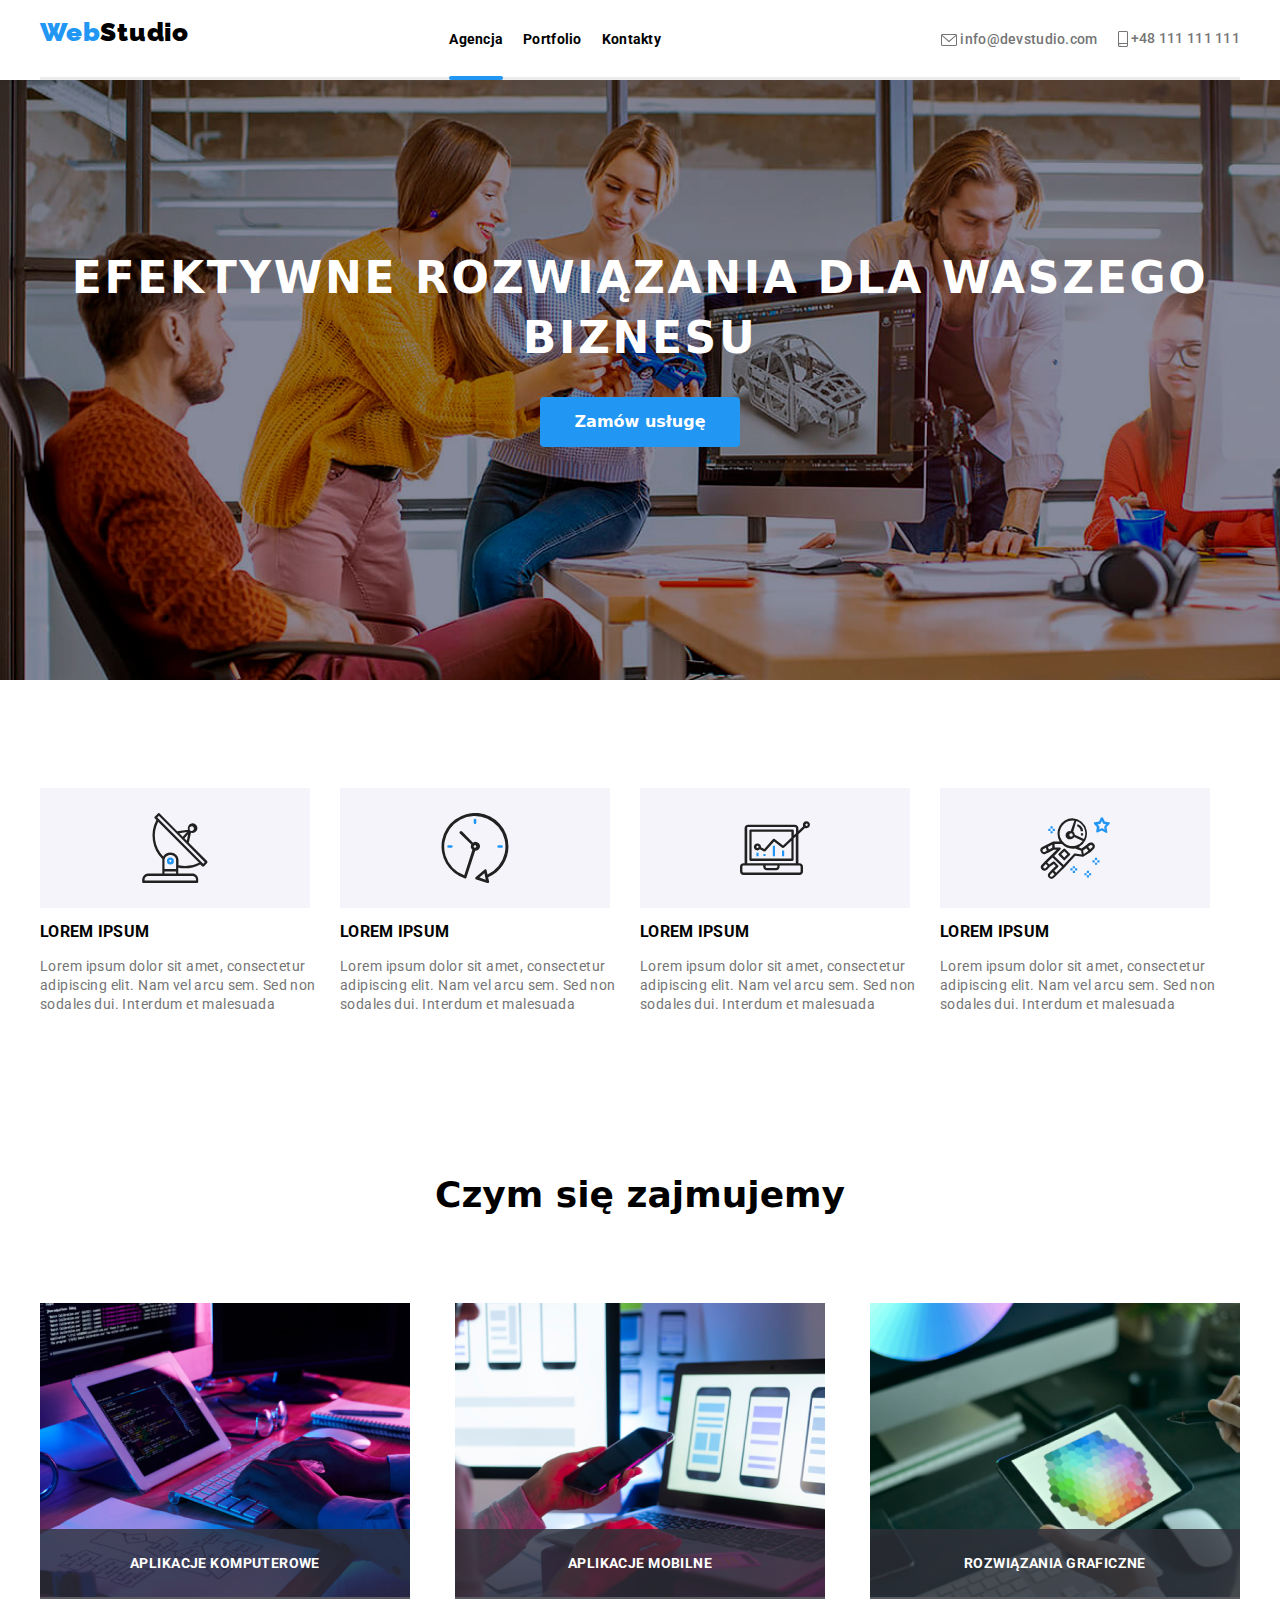
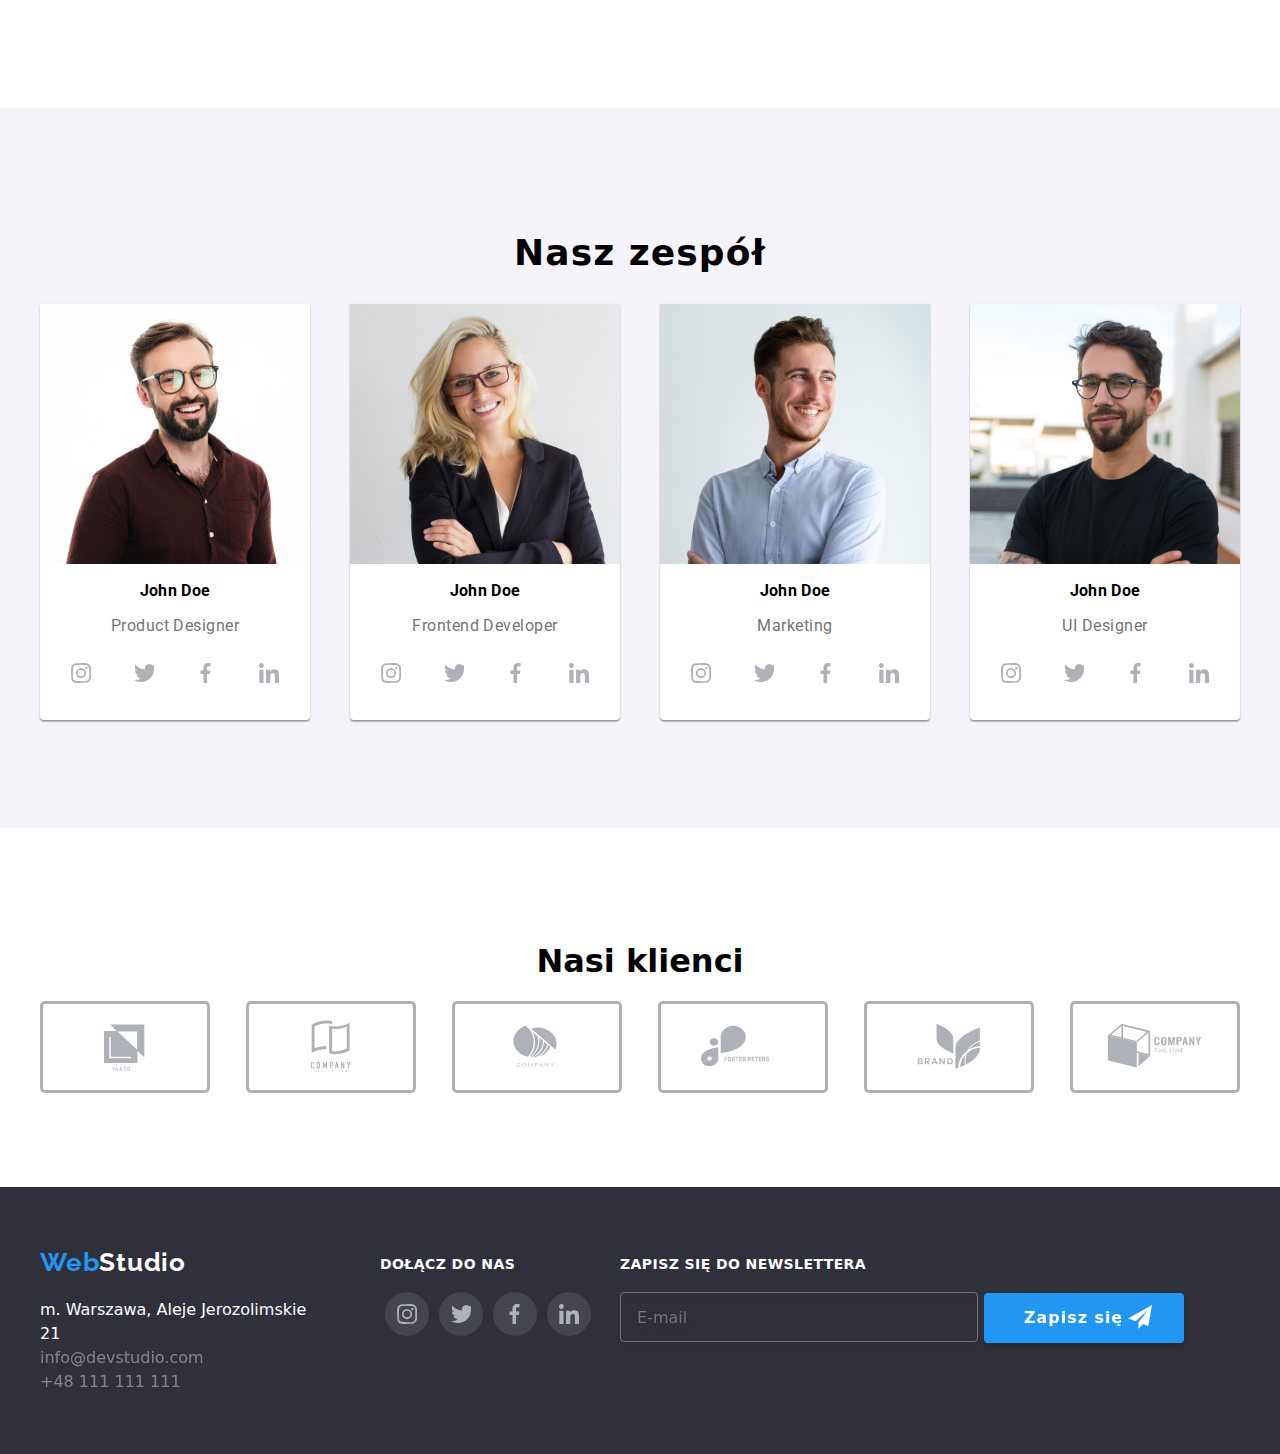
<file: index.html>
<!DOCTYPE html>
<html lang="en">
  <head>
    <meta charset="UTF-8" />
    <meta http-equiv="X-UA-Compatible" content="IE=edge" />
    <meta name="viewport" content="width=device-width, initial-scale=1.0" />
    <link rel="stylesheet" href="style/styles.css" />
    <link rel="preconnect" href="https://fonts.googleapis.com" />
    <link rel="preconnect" href="https://fonts.gstatic.com" crossorigin />
    <link
      href="https://fonts.googleapis.com/css2?family=Raleway:wght@700&family=Roboto:wght@100;400&display=swap"
      rel="stylesheet"
    />
    <link rel="stylesheet" href="https://cdnjs.cloudflare.com/ajax/libs/modern-normalize/1.0.0/modern-normalize.min.css">
    <title>Portfolio</title>
  </head>
  <body>  
    <!-- Nagłówek -->
      <header id="header">
         <div class="container head">
      <a href="index.html" class="web"><span class="blue">Web</span>Studio</a>
      <nav id="navigation">
        <!-- Nawigacja do innych stron -->
        <ul>
          <li class="agency"><a href="index.html" class="active link">Agencja</a></li>
          <li class="portfolio"><a href="portfolio.html">Portfolio</a></li>
          <li class="contact"><a href="contact">Kontakty</a></li>
        </ul>
      </nav>
      <div class="info">
        <!-- Link do adresu e-mail  -->
  <a href="mailto:info@devstudio.com" class="mail"><svg width="16" height="12" viewBox="0 0 16 12" class="box" xmlns="http://www.w3.org/2000/svg">
<path d="M14.5 0H1.50001C0.672854 0 0 0.672853 0 1.50001V10.5C0 11.3271 0.672854 12 1.50001 12H14.5C15.3271 12 16 11.3271 16 10.5V1.50001C16 0.672853 15.3271 0 14.5 0ZM14.5 0.999994C14.5679 0.999994 14.6325 1.01409 14.6916 1.0387L8 6.83838L1.30833 1.0387C1.36742 1.01412 1.43204 0.999994 1.49998 0.999994H14.5ZM14.5 11H1.50001C1.22414 11 0.999996 10.7759 0.999996 10.5V2.09521L7.67236 7.87792C7.76661 7.95944 7.8833 7.99999 8 7.99999C8.1167 7.99999 8.23339 7.95948 8.32764 7.87792L15 2.09521V10.5C15 10.7759 14.7759 11 14.5 11Z"/>
</svg>
    info@devstudio.com</a>
        <!-- Link do numeru telefonu -->
        <a href="tel:+48111111111" class="tel1">    <svg width="10" height="16" viewBox="0 0 10 16" class="box" fill="none" xmlns="http://www.w3.org/2000/svg">
<path d="M8.5 0H1.5C0.672848 0 0 0.672848 0 1.5V14.5C0 15.3272 0.672848 16 1.5 16H8.5C9.32715 16 10 15.3272 10 14.5V1.5C10 0.672848 9.32715 0 8.5 0ZM1.5 1H8.5C8.77588 1 9 1.22412 9 1.5V12H1V1.5C1 1.22412 1.22412 1 1.5 1ZM8.5 15H1.5C1.22412 15 1 14.7759 1 14.5V13H9V14.5C9 14.7759 8.77588 15 8.5 15Z"/>
<path d="M2.35355 13.7389C2.54882 13.9213 2.54882 14.2169 2.35355 14.3992C2.15828 14.5816 1.84172 14.5816 1.64645 14.3992C1.45118 14.2169 1.45118 13.9213 1.64645 13.7389C1.84172 13.5566 2.15828 13.5566 2.35355 13.7389Z"/>
</svg>
          +48 111 111 111</a>
        </div>
      </div>
    </header>
    <main>
      <section class="biznes1">
        <div class="container">
          <div class="efekt">
            <h1>EFEKTYWNE ROZWIĄZANIA DLA WASZEGO BIZNESU</h1>
          </div>
          <button class="buttoni" type="button" data-modal-open>Zamów usługę</button>
        </div>
      </section>
      <section class="lor">
        <div class="container">
          <ul>
            <li>
              <div class="sat">    
                          <svg class="svg-lor">
<use href="./images/icons.svg#sat"></use>
</svg>
</div>
              <h3>LOREM IPSUM</h3>
               <p>
                  Lorem ipsum dolor sit amet, consectetur adipiscing elit. Nam
                  vel arcu sem. Sed non sodales dui. Interdum et malesuada
                </p>
            </li>

    <li>
       <div class="sat">
                    <svg class="svg-lor">
<use href="./images/icons.svg#clock"></use>
</svg>
</div>
              <h3>LOREM IPSUM</h3>
               <p>
                  Lorem ipsum dolor sit amet, consectetur adipiscing elit. Nam
                  vel arcu sem. Sed non sodales dui. Interdum et malesuada
                </p>
            </li>

  <li>
      <div class="sat">
            <svg class="svg-lor">
<use href="./images/icons.svg#komp"></use>
</svg>
</div>
              <h3>LOREM IPSUM</h3>
               <p>
                  Lorem ipsum dolor sit amet, consectetur adipiscing elit. Nam
                  vel arcu sem. Sed non sodales dui. Interdum et malesuada
                </p>
            </li>

  <li>
    <div class="sat">
                 <svg class="svg-lor">
<use href="./images/icons.svg#astronaut"></use>
</svg>
    </div>
              <h3>LOREM IPSUM</h3>
               <p>
                  Lorem ipsum dolor sit amet, consectetur adipiscing elit. Nam
                  vel arcu sem. Sed non sodales dui. Interdum et malesuada
                </p>
            </li>
            </ul>
        </div>
      </div>
      </section>
      <section class="section">
        <div class="mainphoto container">
          <h2>Czym się zajmujemy</h2>
          <ul class="mainphoto-images">
            <li class="overlayg">
              <img
                src="images/img.jpg"
                alt="Człowiek piszący coś na klawiaturze"
              />
              <ul>
                <li class="overlayd">Aplikacje komputerowe</li>
              </ul>
            </li>

            <li class="overlayg">
              <img
                src="images/img1.jpg"
                alt="Człowiek z laptopem i telefonem"
              />
             <ul>
                <li class="overlayd">Aplikacje mobilne</li>
              </ul>
            </li>

            <li class="overlayg">
              <img src="images/img2.jpg" alt="Paleta barw" />
              <ul>
                <li class="overlayd">Rozwiązania graficzne</li>
              </ul>
            </li>
      </section>
      
      <section class="teamc">
        <div class="container">
          <h2>Nasz zespół</h2>
            <ul class="cards">
              <li class="item">
                 <img
                    src="images/1.jpg"
                    alt="Jon Doe1"
                    width="270px"
                    height="260px"
                  />
                  <h3>John Doe</h3>
                  <p>Product Designer</p>
                    <div class="svgcards">
<a class="ellipse">
<svg class="svg-john">
<use href="./images/icons.svg#insta"></use>
</svg>
</a>

<a class="ellipse">
<svg class="svg-john">
<use href="./images/icons.svg#twitter"></use>
</svg>
</a>

<a class="ellipse">
<svg class="svg-john">
<use href="./images/icons.svg#fb"></use>
</svg>
</a>

<a class="ellipse">
<svg class="svg-john">
<use href="./images/icons.svg#linkedin"></use>
</svg>
</a>
</div>
              </li>

              <li class="item">
                  <img
                      src="images/2.jpg"
                      alt="Jon Doe2"
                      width="270px"
                      height="260px"
                    />
                    <h3>John Doe</h3>
                    <p>Frontend Developer</p>
                    <div class="svgcards">
<a class="ellipse">
<svg class="svg-john">
<use href="./images/icons.svg#insta"></use>
</svg>
</a>

<a class="ellipse">
<svg class="svg-john">
<use href="./images/icons.svg#twitter"></use>
</svg>
</a>

<a class="ellipse">
<svg class="svg-john">
<use href="./images/icons.svg#fb"></use>
</svg>
</a>

<a class="ellipse">
<svg class="svg-john">
<use href="./images/icons.svg#linkedin"></use>
</svg>
</a>
</div>
              </li>

 <li class="item">
                   <img
                      src="images/3.jpg"
                      alt="Jon Doe3"
                      width="270px"
                      height="260px"
                    />
                    <h3>John Doe</h3>
                    <p>Marketing</p>
                    <div class="svgcards">
<a class="ellipse">
<svg class="svg-john">
<use href="./images/icons.svg#insta"></use>
</svg>
</a>

<a class="ellipse">
<svg class="svg-john">
<use href="./images/icons.svg#twitter"></use>
</svg>
</a>

<a class="ellipse">
<svg class="svg-john">
<use href="./images/icons.svg#fb"></use>
</svg>
</a>

<a class="ellipse">
<svg class="svg-john">
<use href="./images/icons.svg#linkedin"></use>
</svg>
</a>
</div>
              </li>

 <li class="item">
                  <img
                      src="images/4.jpg"
                      alt="Jon Doe4"
                      width="270px"
                      height="260px"
                    />
                    <h3>John Doe</h3>
                    <p>UI Designer</p>
                    <div class="svgcards">
<a class="ellipse">
<svg class="svg-john">
<use href="./images/icons.svg#insta"></use>
</svg>
</a>

<a class="ellipse">
<svg class="svg-john">
<use href="./images/icons.svg#twitter"></use>
</svg>
</a>

<a class="ellipse">
<svg class="svg-john">
<use href="./images/icons.svg#fb"></use>
</svg>
</a>

<a class="ellipse">
<svg class="svg-john">
<use href="./images/icons.svg#linkedin"></use>
</svg>
</a>
</div>
              </li>
              </ul>
              </div>  
            </div>
      </section>

       <section>
        <div class="container">
        <h1>Nasi klienci</h1>
        <div class="blok1">
         
          <div class="rectangle">         
   <svg class="loogo">
        <use href="images/icons.svg#logo1"></use>
</svg>
          </div>

          <div class="rectangle">    
            <svg class="loogo">
        <use href="images/icons.svg#logo2"></use>
</svg>
          </div>

         <div class="rectangle">    
            <svg class="loogo">
        <use href="images/icons.svg#logo3"></use>
</svg>
          </div>

          <div class="rectangle">    
            <svg class="loogo">
        <use href="images/icons.svg#logo4"></use>
</svg>
          </div>

          <div class="rectangle">    
            <svg class="loogo">
        <use href="images/icons.svg#logo5"></use>
</svg>
          </div>

          <div class="rectangle">    
            <svg class="loogo">
        <use href="images/icons.svg#logo6"></use>
</svg>
          </div>
          </div>
          </div>
          </section>
    </main>
    <div class="backdrop is-hidden" data-modal>
      <div class="modal">
        <button type="button" class="close-btn" data-modal-close>
                    <svg width="11" height="11" viewBox="0 0 11 11" fill="none" xmlns="http://www.w3.org/2000/svg">
<path d="M11 1.10786L9.89214 0L5.5 4.39214L1.10786 0L0 1.10786L4.39214 5.5L0 9.89214L1.10786 11L5.5 6.60786L9.89214 11L11 9.89214L6.60786 5.5L11 1.10786Z" fill="black"/>
</svg>
        </button>
        <form class="form-modal" name="signup-form">
          <h3>Zostaw swoje dane w formularzu poniżej</h3>
          <label for="name">Imię
          <svg class="user icon" width="12" height="12" viewBox="0 0 12 12" fill="none" xmlns="http://www.w3.org/2000/svg">
<path d="M6 6C7.6575 6 9 4.6575 9 3C9 1.3425 7.6575 0 6 0C4.3425 0 3 1.3425 3 3C3 4.6575 4.3425 6 6 6ZM6 7.5C3.9975 7.5 0 8.505 0 10.5V11.25C0 11.6625 0.3375 12 0.75 12H11.25C11.6625 12 12 11.6625 12 11.25V10.5C12 8.505 8.0025 7.5 6 7.5Z"/>
</svg>
<input type="text" name="name" id="user-name" required>
</label>


  <label for="phone">Telefon
          <svg class="phone-icon icon" width="14" height="14" viewBox="0 0 14 14" fill="none" xmlns="http://www.w3.org/2000/svg">
<path d="M11.996 9.12256L10.1579 8.91269C9.71641 8.86203 9.2822 9.01401 8.97102 9.32519L7.63945 10.6568C5.59144 9.61466 3.91251 7.94296 2.87041 5.8877L4.20922 4.54888C4.5204 4.2377 4.67237 3.80349 4.62171 3.36205L4.41185 1.53836C4.325 0.807445 3.70988 0.257446 2.97173 0.257446H1.71976C0.902004 0.257446 0.221746 0.937708 0.272403 1.75547C0.655953 7.93572 5.59868 12.8712 11.7717 13.2548C12.5894 13.3054 13.2697 12.6252 13.2697 11.8074V10.5555C13.2769 9.82453 12.7269 9.2094 11.996 9.12256Z"/>
</svg>
<input type="tel" name="phone" id="user-phone" required>
</label>


  <label for="email">E-mail
          <svg class="email-icon icon" width="16" height="12" viewBox="0 0 16 12" fill="none" xmlns="http://www.w3.org/2000/svg">
<path d="M14 0H2C1.175 0 0.5075 0.675 0.5075 1.5L0.5 10.5C0.5 11.325 1.175 12 2 12H14C14.825 12 15.5 11.325 15.5 10.5V1.5C15.5 0.675 14.825 0 14 0ZM13.7 3.1875L8.3975 6.5025C8.1575 6.6525 7.8425 6.6525 7.6025 6.5025L2.3 3.1875C2.1125 3.0675 2 2.865 2 2.6475C2 2.145 2.5475 1.845 2.975 2.1075L8 5.25L13.025 2.1075C13.4525 1.845 14 2.145 14 2.6475C14 2.865 13.8875 3.0675 13.7 3.1875Z"/>
</svg>
<input type="email" name="email" id="user-email" required>
</label>


  <label>Komentarz
          <textarea type="text" name="comment" placeholder="Wprowadź tekst"></textarea>
</label>
<div class="container-checkbox">
  <input class="checkbox-napis" type="checkbox" name="consent" value="consent" required>
  <label for="consent" class="checkbox-label">
              Oświadczam, iż akceptuję
              <a href="">Regulamin</a> i
              <a href="">Politykę Prywatności</a>.
            </label>
</div>
<button type="submit">Wyślij</button>
        </form>
        </div>
        </div>
    <script src="./js/modal.js"></script>
  </body>

   <footer class="footer">
    <div class="container">
      <div class="footerc">
        <a href="index.html" class="web2 logo"><span class="blue">Web</span>Studio</a>
        <address>
          <span class="street">m. Warszawa, Aleje Jerozolimskie 21</span>
          <br>
  <a href="mailto:info@devstudio.com" class="adresd">
    info@devstudio.com</a>
    <br>
        <!-- Link do numeru telefonu -->
        <a href="tel:+48111111111" class="adresd">   
          +48 111 111 111</a>
        </address>
      </div>

      <div class="cfooter-social">
        <h3>Dołącz do nas</h3>
<ul class="footer-social">
  <li class="sociall">
    <a class="socialicon">
<div class="ellipse">
<svg class="svg-john">
<use href="./images/icons.svg#insta"></use>
</svg>
</div>
</a>
  </li>

  <li class="sociall">
    <a class="socialicon">
      <div class="ellipse">
<svg class="svg-john">
<use href="./images/icons.svg#twitter"></use>
</svg>
</div>
</a>
  </li>

  <li class="sociall">
    <a class="socialicon">
      <div class="ellipse">
<svg class="svg-john">
<use href="./images/icons.svg#fb"></use>
</svg>
</div>
</a>
  </li>

  <li class="sociall">
    <a class="socialicon">
      <div class="ellipse">
<svg class="svg-john">
<use href="./images/icons.svg#linkedin"></use>
</svg>
</div>
    </a>
  </li>
</ul>
      </div>
      <div class="container-newsletter">
        <h3>ZAPISZ SIĘ DO NEWSLETTERA</h3>
        <div class="newsletter">
          <form name="newsletter" action="http://localhost:3000/posts" method="POST">
              <label>
                <input type="email" name="email" placeholder="E-mail" required>
              </label>

              <button type="submit">
                <span class="save">Zapisz się</span>
                <svg width="24" height="24" viewBox="0 0 24 24" fill="none" xmlns="http://www.w3.org/2000/svg">
<path d="M24 0L0 13.5L7.66994 16.3407L19.5 5.25002L10.5017 17.3896L10.509 17.3923L10.5 17.3896V24.0001L14.8013 18.982L20.2501 21.0001L24 0Z" fill="white"/>
</svg>
              </button>
            </form>
        </div>
      </div>
    </div>
  </footer>
</html>
</file>
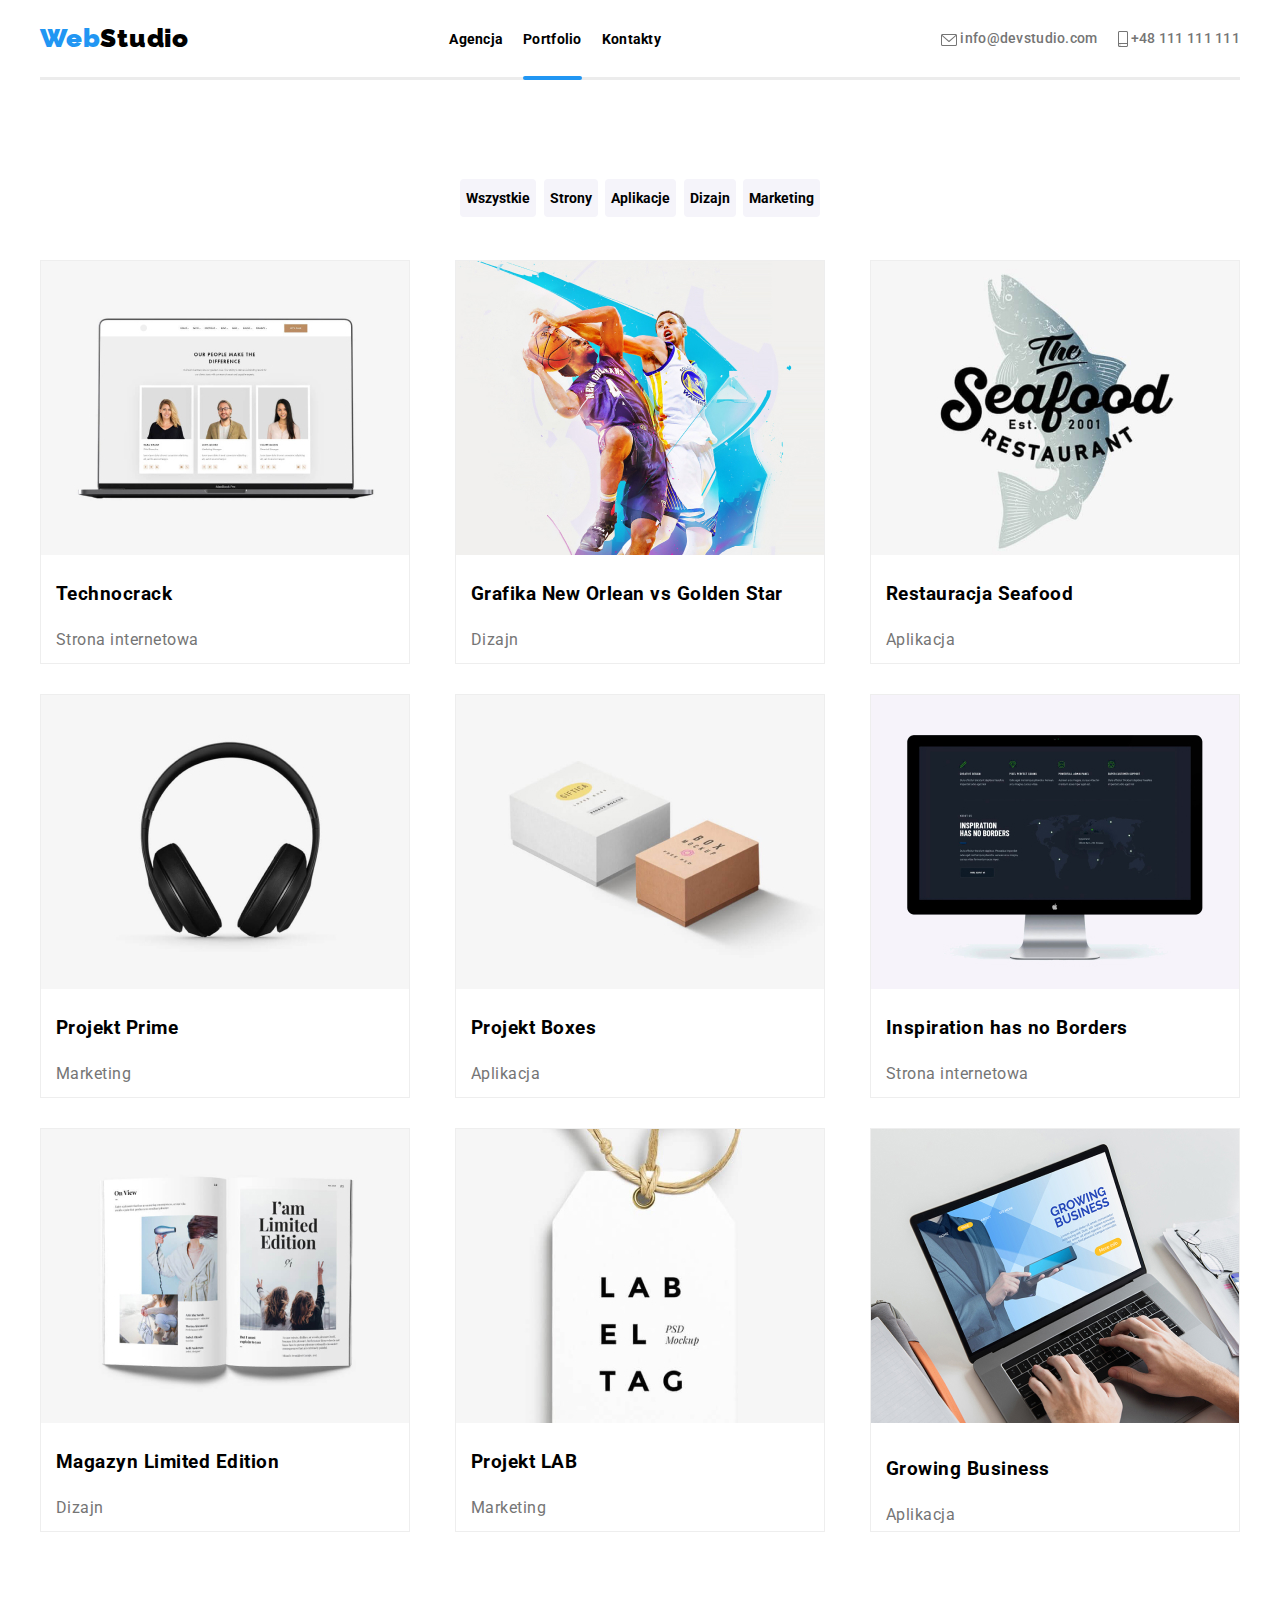
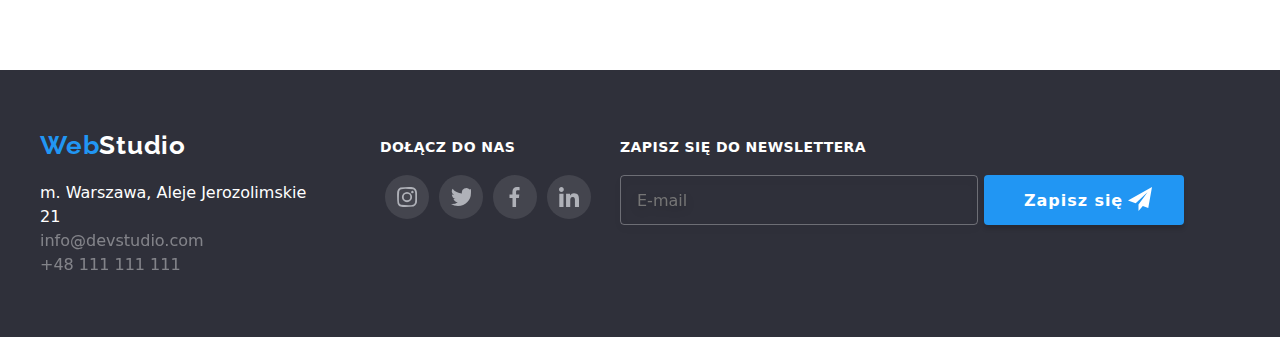
<file: portfolio.html>
<!DOCTYPE html>
<html lang="en">
  <head>
    <meta charset="UTF-8" />
    <meta http-equiv="X-UA-Compatible" content="IE=edge" />
    <meta name="viewport" content="width=device-width, initial-scale=1.0" />
    <link rel="stylesheet" href="style/styles.css" />
    <link rel="preconnect" href="https://fonts.googleapis.com" />
    <link rel="preconnect" href="https://fonts.gstatic.com" crossorigin />
    <link
      href="https://fonts.googleapis.com/css2?family=Raleway:wght@700&family=Roboto:wght@100;400&display=swap"
      rel="stylesheet"
    />
    <link
      rel="stylesheet"
      href="https://cdnjs.cloudflare.com/ajax/libs/modern-normalize/1.0.0/modern-normalize.min.css"
    />
    <title>Portfolio</title>
  </head>
  <body>
    <div class="container">
      <!-- Nagłówek -->
      <header id="header">
        <a href="index.html" class="web"><span class="blue">Web</span>Studio</a>
        <nav id="navigation">
          <!-- Nawigacja do innych stron -->
          <ul>
            <li class="agency"><a href="index.html">Agencja</a></li>
            <li class="portfolio"><a href="portfolio.html" class="active link">Portfolio</a></li>
            <li class="contact"><a href="contact">Kontakty</a></li>
          </ul>
        </nav>
         <div class="info">
        <!-- Link do adresu e-mail  -->
  <a href="mailto:info@devstudio.com" class="mail"><svg width="16" height="12" viewBox="0 0 16 12" class="box" xmlns="http://www.w3.org/2000/svg">
<path d="M14.5 0H1.50001C0.672854 0 0 0.672853 0 1.50001V10.5C0 11.3271 0.672854 12 1.50001 12H14.5C15.3271 12 16 11.3271 16 10.5V1.50001C16 0.672853 15.3271 0 14.5 0ZM14.5 0.999994C14.5679 0.999994 14.6325 1.01409 14.6916 1.0387L8 6.83838L1.30833 1.0387C1.36742 1.01412 1.43204 0.999994 1.49998 0.999994H14.5ZM14.5 11H1.50001C1.22414 11 0.999996 10.7759 0.999996 10.5V2.09521L7.67236 7.87792C7.76661 7.95944 7.8833 7.99999 8 7.99999C8.1167 7.99999 8.23339 7.95948 8.32764 7.87792L15 2.09521V10.5C15 10.7759 14.7759 11 14.5 11Z"/>
</svg>
    info@devstudio.com</a>
        <!-- Link do numeru telefonu -->
        <a href="tel:+48111111111" class="tel1">    <svg width="10" height="16" viewBox="0 0 10 16" class="box" fill="none" xmlns="http://www.w3.org/2000/svg">
<path d="M8.5 0H1.5C0.672848 0 0 0.672848 0 1.5V14.5C0 15.3272 0.672848 16 1.5 16H8.5C9.32715 16 10 15.3272 10 14.5V1.5C10 0.672848 9.32715 0 8.5 0ZM1.5 1H8.5C8.77588 1 9 1.22412 9 1.5V12H1V1.5C1 1.22412 1.22412 1 1.5 1ZM8.5 15H1.5C1.22412 15 1 14.7759 1 14.5V13H9V14.5C9 14.7759 8.77588 15 8.5 15Z"/>
<path d="M2.35355 13.7389C2.54882 13.9213 2.54882 14.2169 2.35355 14.3992C2.15828 14.5816 1.84172 14.5816 1.64645 14.3992C1.45118 14.2169 1.45118 13.9213 1.64645 13.7389C1.84172 13.5566 2.15828 13.5566 2.35355 13.7389Z"/>
</svg>
          +48 111 111 111</a>
        </div>
      </header>
      <main>
        <section class="buttonsec">
          <div class="container"> 
            <div class="buttonp">
          <ul>
            <li>
              <button class="butp" type="button" value="Button">
                Wszystkie
              </button>
            </li>
            <li>
              <button class="butp" type="button" value="Button">Strony</button>
            </li>
            <li>
              <button class="butp" type="button" value="Button">
                Aplikacje
              </button>
            </li>
            <li>
              <button class="butp" type="button" value="Button">Dizajn</button>
            </li>
            <li>
              <button class="butp" type="button" value="Button">
                Marketing
              </button>
              </div>
            </li>
          </ul>
        </section>

        <section class="photos portfolio">
          <div class="container">
          <ul class="cardsp">
            <li class="itemp">
                <img src="images/techno.jpg" alt="Techno" />
                <div class="overlay">
                <p>Technocrack jest popularną platformą wykorzystywaną do rozpowszechniania koronawirusa.
            Firmy wykorzystują tę platformę do celów szpiegowskich i ataków na niezabezpieczone serwery konkurencji
            </p>
              </div>
                <ul class="textp">
                  <li>
                  <h3>Technocrack</h3>
                  <p>Strona internetowa</p>
                </li>
                </ul>
            </li>

            <li class="itemp">
                <img src="images/basket.jpg" alt="Basket" />
                <div class="overlay">
                <p>Technocrack jest popularną platformą wykorzystywaną do rozpowszechniania koronawirusa.
            Firmy wykorzystują tę platformę do celów szpiegowskich i ataków na niezabezpieczone serwery konkurencji
            </p>
              </div>
               <ul class="textp">
                    <li>
                  <h3>Grafika New Orlean vs Golden Star</h3>
                  <p>Dizajn</p>
                  </li>
                </ul>
              </li>

            <li class="itemp">
                <img src="images/seafood.jpg" alt="Seafood" />
               <div class="overlay">
                <p>Technocrack jest popularną platformą wykorzystywaną do rozpowszechniania koronawirusa.
            Firmy wykorzystują tę platformę do celów szpiegowskich i ataków na niezabezpieczone serwery konkurencji
            </p>
              </div>
               <ul class="textp">
                    <li>
                  <h3>Restauracja Seafood</h3>
                  <p>Aplikacja</p>
            </li>
            </ul>
            </li>

            <li class="itemp">
                <img src="images/headphones.jpg" alt="Headphones" />
                <div class="overlay">
                <p>Technocrack jest popularną platformą wykorzystywaną do rozpowszechniania koronawirusa.
            Firmy wykorzystują tę platformę do celów szpiegowskich i ataków na niezabezpieczone serwery konkurencji
            </p>
              </div>
               <ul class="textp">
                    <li>
                  <h3>Projekt Prime</h3>
                  <p>Marketing</p>
            </li>
            </ul>
            </li>

            <li class="itemp">
                <img src="images/box.jpg" alt="Box" />
<div class="overlay">
                <p>Technocrack jest popularną platformą wykorzystywaną do rozpowszechniania koronawirusa.
            Firmy wykorzystują tę platformę do celów szpiegowskich i ataków na niezabezpieczone serwery konkurencji
            </p>
              </div>
               <ul class="textp">
                    <li>
                  <h3>Projekt Boxes</h3>
                  <p>Aplikacja</p>
            </li>
            </ul>
            </li>

            <li class="itemp">
                <img src="images/screen.jpg" alt="Screen" />
<div class="overlay">
                <p>Technocrack jest popularną platformą wykorzystywaną do rozpowszechniania koronawirusa.
            Firmy wykorzystują tę platformę do celów szpiegowskich i ataków na niezabezpieczone serwery konkurencji
            </p>
              </div>
               <ul class="textp">
                    <li>
                  <h3>Inspiration has no Borders</h3>
                  <p>Strona internetowa</p>
            </li>
            </ul>
            </li>

            <li class="itemp">
                <img src="images/book.jpg" alt="Book" />
<div class="overlay">
                <p>Technocrack jest popularną platformą wykorzystywaną do rozpowszechniania koronawirusa.
            Firmy wykorzystują tę platformę do celów szpiegowskich i ataków na niezabezpieczone serwery konkurencji
            </p>
              </div>
               <ul class="textp">
                    <li>
                  <h3>Magazyn Limited Edition</h3>
                  <p>Dizajn</p>
            </li>
            </ul>
            </li>

            <li class="itemp">
                <img src="images/label.jpg" alt="LAB" />
<div class="overlay">
                <p>Technocrack jest popularną platformą wykorzystywaną do rozpowszechniania koronawirusa.
            Firmy wykorzystują tę platformę do celów szpiegowskich i ataków na niezabezpieczone serwery konkurencji
            </p>
              </div>
               <ul class="textp">
                    <li>
                  <h3>Projekt LAB</h3>
                  <p>Marketing</p>
            </li>
            </ul>
            </li>

            <li class="itemp">
<div class="overlay">
                <p>Technocrack jest popularną platformą wykorzystywaną do rozpowszechniania koronawirusa.
            Firmy wykorzystują tę platformę do celów szpiegowskich i ataków na niezabezpieczone serwery konkurencji
            </p>
              </div>
               <ul class="textp">
                    <li>
                <img src="images/laptop.jpg" alt="Laptop" />
<div class="overlay">
                <p>Technocrack jest popularną platformą wykorzystywaną do rozpowszechniania koronawirusa.
            Firmy wykorzystują tę platformę do celów szpiegowskich i ataków na niezabezpieczone serwery konkurencji
            </p>
              </div>
               <ul class="textp">
                    <li>
                  <h3>Growing Business</h3>
                  <p>Aplikacja</p>
            </li>
          </ul>
          </li>
          </ul>
          </div>
        </section>
      </main>
    </div>
  </body>
   <footer class="footer">
    <div class="container">
      <div class="footerc">
        <a href="index.html" class="web2 logo"><span class="blue">Web</span>Studio</a>
        <address>
          <span class="street">m. Warszawa, Aleje Jerozolimskie 21</span>
          <br>
  <a href="mailto:info@devstudio.com" class="adresd">
    info@devstudio.com</a>
    <br>
        <!-- Link do numeru telefonu -->
        <a href="tel:+48111111111" class="adresd">   
          +48 111 111 111</a>
        </address>
      </div>

      <div class="cfooter-social">
        <h3>Dołącz do nas</h3>
<ul class="footer-social">
  <li class="sociall">
    <a class="socialicon">
<div class="ellipse">
<svg class="svg-john">
<use href="./images/icons.svg#insta"></use>
</svg>
</div>
</a>
  </li>

  <li class="sociall">
    <a class="socialicon">
      <div class="ellipse">
<svg class="svg-john">
<use href="./images/icons.svg#twitter"></use>
</svg>
</div>
</a>
  </li>

  <li class="sociall">
    <a class="socialicon">
      <div class="ellipse">
<svg class="svg-john">
<use href="./images/icons.svg#fb"></use>
</svg>
</div>
</a>
  </li>

  <li class="sociall">
    <a class="socialicon">
      <div class="ellipse">
<svg class="svg-john">
<use href="./images/icons.svg#linkedin"></use>
</svg>
</div>
    </a>
  </li>
</ul>
      </div>
      <div class="container-newsletter">
        <h3>ZAPISZ SIĘ DO NEWSLETTERA</h3>
        <div class="newsletter">
          <form name="newsletter" action="http://localhost:3000/posts" method="POST">
              <label>
                <input type="email" name="email" placeholder="E-mail" required>
              </label>

              <button type="submit">
                <span class="save">Zapisz się</span>
                <svg width="24" height="24" viewBox="0 0 24 24" fill="none" xmlns="http://www.w3.org/2000/svg">
<path d="M24 0L0 13.5L7.66994 16.3407L19.5 5.25002L10.5017 17.3896L10.509 17.3923L10.5 17.3896V24.0001L14.8013 18.982L20.2501 21.0001L24 0Z" fill="white"/>
</svg>
              </button>
            </form>
        </div>
      </div>
    </div>
  </footer>
</html>
</file>
<file: style/styles.css>
#header {
  background: #ffffff;
  margin: 0px auto;
}

header {
  border-bottom-style: solid;
  color: #ececec;
  width: 1200px;
  display: flex;
  justify-content: space-between;
  align-items: center;
  height: 80px;
}

#navigation ul li {
  font-weight: bold;
  padding-right: 20px;
}

a {
  color: black;
}

* {
  box-sizing: border-box;
}

body {
  font-family: "Roboto", sans-serif;
  font-size: 400;
  color: black;
}

button {
  cursor: pointer;
}

.buttonsec {
  padding-top: 85px;
  padding-bottom: 0px;
}

.buttonp {
  width: 30%;
  justify-content: center;
  margin-left: auto;
  margin-right: auto;
}

.container {
  width: 1200px;
  margin: 0 auto;
}

.container h2 {
  justify-content: center;
}

section {
  padding-top: 94px;
  padding-bottom: 94px;
}
.biznes {
  display: flex;
  justify-content: center;
  padding-top: 0px;
}

.biznes1 {
  background-image: url(../images/squad.jpg);
  background-image: linear-gradient (to right, black);
  display: flex;
  align-items: center;
  text-align: center;
  height: 600px;
  padding-top: 0px;
  margin: 0 auto;
  max-width: 1600px;
}

.ulbutton {
  list-style-type: none;
  text-decoration: none;
  justify-content: center;
  display: flex;
}

ul li {
  display: inline;
}

ul {
  font-family: "Roboto";
  font-style: normal;
  font-weight: 500;
  font-size: 14px;
  line-height: 16px;
  letter-spacing: 0.02em;
  padding-left: 0px;
  display: flex;
  justify-content: space-between;
}

#navigation a:hover {
  color: #2196f3;
}

#navigation a {
  transition: 250ms;
  transition-timing-function: (0.4, 0, 0.2, 1);
}

.agency {
  font-family: "Roboto";
  font-style: normal;
  font-weight: 500;
  font-size: 14px;
  letter-spacing: 0.02em;
}

a {
  text-decoration: none;
}

.agency {
}

.portfolio {
}

.contact {
}

.info {
  font-family: "Roboto";
  font-style: normal;
  font-weight: 500;
  font-size: 14px;
  line-height: 16px;
  letter-spacing: 0.02em;
  display: flex;
  align-items: center;
}

.info a {
  color: #757575;
  width: auto;
  transition: 250ms;
  transition-timing-function: (0.4, 0, 0.2, 1);
}

.info a:hover {
  color: #2196f3;
}

.info svg {
  fill: #757575;
  vertical-align: middle;
  transition: 250ms;
  transition-timing-function: (0.4, 0, 0.2, 1);
}

.info svg:hover {
  fill: #2196f3;
}

.circle {
  background-color: rgba(255, 255, 255, 0.1);
  width: 44px;
  height: 44px;
  border-radius: 50%;
}

.mail {
  text-decoration: none;
}

.tel {
  text-decoration: none;
}
.web {
  font-family: "Raleway";
  font-style: normal;
  font-weight: 900;
  font-size: 26px;
  line-height: 31px;
  /* identical to box height */

  letter-spacing: 0.03em;
  text-decoration: none;
  color: black;
}

.blue {
  color: #2196f3;
}

.white {
  color: #ffffff;
}

.containers {
  padding-top: 94px;
  display: flex;
  justify-content: center;
}

.mcontainer {
  background: #2f303a;
  background-image: url(/images/squad.jpg);
  width: 1200px;
  display: flex;
  align-items: center;
  text-align: center;
  height: 600px;
  padding-top: 0px;
}

.efekt h1 {
  letter-spacing: 0.06em;
  text-transform: uppercase;
  font-style: normal;
  font-weight: 900;
  font-size: 44px;
  line-height: 60px;
  color: #ffffff;
}

h1 {
  text-align: center;
}

.buttoni {
  background: #2196f3;
  color: white;
  width: 200px;
  height: 50px;
}

figure {
  margin: 0;
}

.pho p {
  text-align: left;
}

.containerwe {
  background: #ffffff;
}

.lor {
  padding-top: 94px;
  padding-bottom: 94px;
}

.lor ul {
  display: flex;
}

.lor p {
  color: #757575;
  text-align: left;
  font-size: 14px;
}

.lor h3 {
  text-align: left;
}
.tabc {
}

.lorem {
  color: #757575;
}

.czym {
  padding-bottom: 94px;
}

.boxczym {
  text-align: center;
}

.boxczym h2 {
}

.teamc {
  background: #f5f4fa;
  padding-top: 94px;
}

.teamc h2 {
  font-style: normal;
  font-weight: 700;
  font-size: 36px;
  line-height: 42px;
  text-align: center;
  letter-spacing: 0.03em;
}

.teamc h3 {
  text-align: center;
}
.teamc p {
  color: #757575;
  font-family: "Roboto";
  font-style: normal;
  font-weight: 400;
  font-size: 16px;
  line-height: 19px;
  /* identical to box height */

  text-align: center;
  letter-spacing: 0.03em;
}

.teambox {
  display: flex;
  justify-content: center;
}

.cards {
  display: flex;
  justify-content: space-between;
  /* Make a flex container multiline */
  gap: 10px;
  padding: 0;
  list-style: none;
}

.cards svg {
  cursor: pointer;
}

.item {
  /*  Set the width of the elements  */
  padding: 0px;
  background-color: #fff;
  border-radius: 0px 0px 4px 4px;
  box-shadow: 0px 1px 3px rgba(0, 0, 0, 0.12), 0px 1px 1px rgba(0, 0, 0, 0.14),
    0px 2px 1px rgba(0, 0, 0, 0.2);
  padding-bottom: 25px;
}

.john1box {
  background: #ffffff;
}

.john1img {
}

.johnbox2 {
  background: #ffffff;
}

.john2img {
}

.johnbox3 {
  background: #ffffff;
}

.john3img {
}

.johnbox4 {
  background: #ffffff;
}

.john4img {
}

.teambox h3 {
  font-style: normal;
  font-weight: 500;
  font-size: 16px;
  line-height: 19px;
  text-align: center;
  letter-spacing: 0.03em;
  color: #212121;
  font-weight: bold;
}

.teambox p {
  color: #757575;
}

.bold td {
  font-family: "Roboto";
  font-style: normal;
  font-weight: 700;
  font-size: 14px;
  line-height: 16px;
  letter-spacing: 0.03em;
  text-transform: uppercase;
}

button {
  font-weight: bold;
  border-radius: 4px;
  background: #f5f4fa;
  border-style: hidden;
  font-family: "Roboto", sans-serif;
}

.cardsp {
  display: flex;
  /* Make a flex container multiline */
  flex-wrap: wrap;
  padding:
  list-style: none;
  justify-content: space-between;
}

.itemp {
  /*  Set the width of the elements  */
  background-color: #fff;
    border: 1px solid #eee;
    margin-bottom: 30px;
    position: relative;
    max-width: 370px;
    max-height: 404px;
    overflow: hidden;
    z-index: 1001;
    cursor: pointer;
}

.itemp:hover {
  box-shadow: 0px 1px 1px rgba(0, 0, 0, 0.12), 0px 4px 4px rgba(0, 0, 0, 0.06),
  1px 4px 6px rgba(0, 0, 0, 0.16);
}

.itemp h3 {
  text-align: left;
  padding-left: 15px;
}

.itemp p {
  color: #757575;
  text-align: left;
  padding-left: 15px;
  font-family: "Roboto";
  font-style: normal;
  font-weight: 400;
  font-size: 16px;
}

.photos {
  padding-top: 15px;
}

.butp {
  height: 38px;
  border-radius: 4px;
  width: auto;
  transition: 250ms;
  transition-timing-function: (0.4, 0, 0.2, 1);
}

.butp:hover {
  background-color: #2196f3;
  color: #ffffff;
  -webkit-box-shadow: 4px 7px 29px -14px rgba(66, 68, 90, 1);
  -moz-box-shadow: 4px 7px 29px -14px rgba(66, 68, 90, 1);
  box-shadow: 4px 7px 29px -14px rgba(66, 68, 90, 1);
}

.two {
}

.three {
}

.four {
}

.five {
}

.technoc {
  box-sizing: border-box;
  background: #ffffff;
  border: 1px solid #eeeeee;
}

.technoimg {
}

.title1 h3 a {
}

figcaption h3 {
  font-family: "Roboto";
  font-style: normal;
  font-weight: 700;
  font-size: 18px;
  line-height: 36px;
  /* identical to box height, or 200% */

  letter-spacing: 0.06em;

  color: #212121;
}

figcaption {
  font-family: "Roboto";
  font-style: normal;
  font-weight: 400;
  font-size: 16px;
  line-height: 30px;
  /* identical to box height, or 188% */

  letter-spacing: 0.03em;
  color: #757575;
}
.basketc {
  box-sizing: border-box;
  background: #ffffff;
  border: 1px solid #eeeeee;
}

.basketimg {
}

.title2 h3 a {
}

.seac {
  box-sizing: border-box;
  background: #ffffff;
  border: 1px solid #eeeeee;
}

.seaimg {
}

.title3 h3 a {
}

.headc {
  box-sizing: border-box;
  background: #ffffff;
  border: 1px solid #eeeeee;
}

.head {
  display: flex;
  justify-content: space-between;
  margin: 0px auto;
}

.headimg {
}

.title4 h3 a {
}

.boxc {
  box-sizing: border-box;
  background: #ffffff;
  border: 1px solid #eeeeee;
}

.boximg {
}

.title5 h3 a {
}

.screenc {
  box-sizing: border-box;
  background: #ffffff;
  border: 1px solid #eeeeee;
}

.screenimg {
}

.title6 h3 a {
}

.bookc {
  box-sizing: border-box;
  background: #ffffff;
  border: 1px solid #eeeeee;
}

.bookimg {
}

.title7 h3 a {
}

.labelc {
  box-sizing: border-box;
  background: #ffffff;
  border: 1px solid #eeeeee;
}

.labimg {
}

.title8 h3 a {
}

.laptopc {
  box-sizing: border-box;
  background: #ffffff;
  border: 1px solid #eeeeee;
}

.screenimg {
}

.title9 h3 a {
}

p {
  font-family: "Roboto";
  font-style: normal;
  font-weight: 400;
  font-size: 16px;
  line-height: 19px;
  /* identical to box height */

  text-align: center;
  letter-spacing: 0.03em;
}

.footer {
  background-color: #2f303a;
  color: rgb(255, 255, 255);
  font-size: 16px;
  line-height: 1.5;
}

.footerc {
  padding-top: 60px;
  padding-bottom: 60px;
  min-width: 280px;
}

.footer > .container {
  display: flex;
  align-items: start;
}

footer svg {
  cursor: pointer;
}

.footercp {
  background-color: #2f303a;
}
.web2 {
color: white;
}

.logo {
  font-family: Raleway, "sans-serif";
  font-weight: 700;
  font-size: 26px;
  font-style: normal;
  line-height: 1.19;
  letter-spacing: 0.03em;
}

.foot a {
}

.city {
  font-family: "Roboto";
  font-style: normal;
  font-weight: 400;
  font-size: 14px;
  line-height: 24px;
  /* or 171% */
  letter-spacing: 0.03em;
  color: #ffffff;
  text-align: left;
  margin-top: 20px;
  margin-bottom: 0px;
}

.city2 {
  font-family: "Roboto";
  font-style: normal;
  font-weight: 400;
  font-size: 14px;
  line-height: 24px;
  /* or 171% */

  letter-spacing: 0.03em;

  color: #ffffff;
}

address {
}

address a {
}

.mail {
  padding-right: 20px;
  width: 165px;
  font-family: "Roboto";
  font-style: normal;
  font-weight: 500;
  font-size: 14px;
  line-height: 16px;
  letter-spacing: 0.02em;
  color: #757575;
}

.tel1 {
  width: 120px;
  font-family: "Roboto";
  font-style: normal;
  font-weight: 500;
  font-size: 14px;
  line-height: 16px;
  letter-spacing: 0.02em;
  color: #757575;
}

.sat {
  background-color: #f5f4fa;
  width: 270px;
  height: 120px;
  display: flex;
  align-items: center;
  justify-content: center;
}

.svgcards {
  display: flex;
  justify-content: space-evenly;
  transition: 250ms;
  transition-timing-function: (0.4, 0, 0.2, 1);
}

.blok1 {
  display: flex;
  justify-content: space-around;
  cursor: pointer;
  fill: #afb1b8;
  transition: 250ms;
  transition-timing-function: (0.4, 0, 0.2, 1);
}

.blok1 {
  display: flex;
  padding: 0;
  justify-content: space-between;
}

.ellipse {
  display: flex;
  width: 44px;
  height: 44px;
  border-radius: 50%;
  background-color: transparent;
  justify-content: center;
  align-items: center;
}

.ellipse:hover {
  background-color: #2196f3;
}

.ellipse:hover svg {
  fill: #fff;
}

.rectangle {
  width: 170px;
  height: 92px;
  border: 3px solid #afb1b8;
  border-radius: 5px;
  display: flex;
  justify-content: center;
  align-items: center;
}

.rectangle:hover {
  border-color: #2196f3;
}

.loogo {
  width: 106px;
  height: 60.04px;
  fill: #afb1b8;
}

.svg-lor {
  width: 70px;
  height: 70px;
}

.svg-john {
  width: 20px;
  height: 20px;
  fill: #afb1b8;
}

.blok:hover {
  border-color: #2196f3;
}

.blok1 :hover > svg {
  fill: #2196f3;
}

.blok {
  width: 170px;
  height: 92px;
  border-radius: 5px;
  border-color: #afb1b8;
  border-style: solid;
  display: flex;
  align-items: center;
  justify-content: center;
  transition: 250ms;
  transition-timing-function: (0.4, 0, 0.2, 1);
}

.svg1 {
  fill: #afb1b8;
  transition: 250ms;
  transition-timing-function: (0.4, 0, 0.2, 1);
}

.svg2 {
  fill: #afb1b8;
  transition: 250ms;
  transition-timing-function: (0.4, 0, 0.2, 1);
}

.svg3 {
  fill: #afb1b8;
  transition: 250ms;
  transition-timing-function: (0.4, 0, 0.2, 1);
}

.svg4 {
  fill: #afb1b8;
  transition: 250ms;
  transition-timing-function: (0.4, 0, 0.2, 1);
}

.blok:hover {
  border-color: #2196f3;
}

.blok1 :hover > svg {
  fill: #2196f3;
}

.svg1:hover {
  box-shadow: 0 0 0 10px #2196f3;
  background-color: #2196f3;
  border-radius: 40%;
  fill: white;
}

.svg2:hover {
  box-shadow: 0 0 0 10px #2196f3;
  background-color: #2196f3;
  border-radius: 40%;
  fill: white;
}
.svg3:hover {
  box-shadow: 0 0 0 10px #2196f3;
  background-color: #2196f3;
  border-radius: 40%;
  fill: white;
}

.svg4:hover {
  box-shadow: 0 0 0 10px #2196f3;
  background-color: #2196f3;
  border-radius: 40%;
  fill: white;
}
*/ .join {
  display: flex;
  justify-content: center;
}

.svgcardsf {
  display: flex;
  justify-content: center;
}

.join h3 {
  color: #ffffff;
  font-family: "Roboto";
  font-style: normal;
  font-weight: 700;
  font-size: 14px;
  line-height: 16px;
  letter-spacing: 0.03em;
  text-transform: uppercase;
  left: 531px;
}

.blok2 {
  display: flex;
  align-items: center;
  justify-content: center;
  background-color: rgba(255, 255, 255, 0.1);
  border-radius: 30px;
  height: 35px;
  width: 35px;
}

.eh {
  width: 200px;
  display: flex;
  justify-content: space-between;
}

.svgcards:hover {
  fill: #eeeeee;
}

/* Stopka */
.adresd {
  color: rgb(255, 255, 255);
  opacity: 0.4;
}

address {
  font-style: normal;
  margin-top: 20px;
}

.cfooter-social {
  max-width: 300px;
}

.footer-social {
  display: flex;
  align-items: center;
  margin-left: 55px;
  margin-top: 0px;
}

.footer h3 {
  font-weight: 700;
  font-size: 14px;
  line-height: 16px;
  letter-spacing: 0.03em;
  text-transform: uppercase;
  color: rgb(255, 255, 255);
  margin-left: 60px;
  display: block;
  padding-top: 55px;
  margin-bottom: 20px;
}

.socialicon {
  display: flex;
  justify-content: center;
  align-items: center;
  align-self: center;
  width: 44px;
  height: 44px;
  margin-left: 10px;
  background-color: rgba(255, 255, 255, 0.1);
  color: rgb(255, 255, 255);
  border-radius: 50%;
}

/* Nagłówek */

.mainphoto {
  font-size: 14px;
  line-height: 1.14;
}

.mainphoto-images {
  display: flex;
  padding-left: 0;
  justify-content: space-between;
}

.section {
  padding-top: 0px;
}

.section h2 {
  text-align: center;
  padding-bottom: 50px;
  font-weight: 700;
  font-size: 36px;
  line-height: 1.6;
}
.overlay {
  position: absolute;
  top: 0;
  left: 0;
  width: 100%;
  height: 100%;
  background-color: #2196F3;
  opacity: 90%;
  transform: translatey(100%);
  transition: transform 250ms ease;
}

.overlay p {
  font-size: 18px;
  line-height: 1.55;
  letter-spacing: 0.03em;
  color: #ffffff;
  padding-top: 49px;
}

.overlayg {
  position: relative;
}

.overlayd {
  width: 370px;
  height: 70px;
  background: rgba(47, 48, 58, 0.8);
  position: absolute;
  top: 76%;
  font-weight: 700;
  font-size: 14px;
  line-height: 1.14;
  justify-content: center;
  align-items: center;
  letter-spacing: 0.03em;
  text-transform: uppercase;
  color: #fff;
  display: flex;
}

.textp {
  color: grey;
    font-size: 16px;
    line-height: 1.87;
    letter-spacing: 0.03em;
    z-index: 1002;
    position: relative;
    background-color: #fff;
}

.portfolio h3 {
    color: black;
}

.active {
    position: relative;
  top: 0;
  left: 0;
}

.active::after {
content: "";
    display: block;
    position: absolute;
    border-top: 4px solid #2196F3;
    border-radius: 2px;
    width: 100%;
    bottom: -33px;
    left: 0;
}

.link {
  text-decoration: none;
  cursor: pointer;
}

.itemp:hover .overlay {
  transform: translatey(0);
}

/* Modal */

.is-hidden {
  opacity: 0;
  visibility: none;
  pointer-events: none;
}

.close-btn {
  position: absolute;
  background-color: #fff;
  cursor: pointer;
  top: 8px;
  right: 8px;
  border: 1px solid rgba(0, 0, 0, 0.1);
  border-radius: 50%;
}

.close-btn,
.x {
  width: 30px;
  height: 30px;
  z-index: 1000;
}

.modal {
  position: absolute;
  left: 50%;
  top: 50%;
  transform: translate(-50%, -50%)
  scale(1.25);
  background-color: #fff;
  width: 528px;
  height: 581px;
  box-shadow: 0px 1px 3px rgba(0, 0, 0, 0.12), 0px 1px 1px rgba(0, 0, 0, 0.14),
  0px 2px 1px rgba(0, 0, 0, 0.2);
  border-radius: 4px;
}

.backdrop {
  position: fixed;
  left: 0;
  top: 0;
  width: 100%;
  height: 100%;
  background-color: rgba(0, 0, 0, 0.2);
}

:hover,
:focus {
  transition: 250ms cubic-bezier(0.4, 0, 0.2, 1);
}

/* Modal form */
.form-modal {
display: flex;
    flex-direction: column;
    position: relative;
}

.form-modal > h3 {
    font-weight: 700;
    font-size: 20px;
    line-height: 1.15;
    text-align: center;
    letter-spacing: 0.03em;
    color: #212121;
    margin-top: 40px;
    margin-bottom: 30px
}

.form-modal textarea::placeholder {
  color: rgba(117, 117, 117, 0.5);
  font-size: 12px;
  line-height: 1.16;
}

.form-modal label {
font-size: 12px;
    line-height: 1.16;
    letter-spacing: 0.01em;
    color: #757575;
    padding-left: 40px;
    margin-bottom: 4px;
    margin-top: 10px;
}

.form-modal input {
border: 1px solid rgba(33, 33, 33, 0.2);
    border-radius: 4px;
    width: 448px;
    height: 40px;
    padding-left: 42px;
}

.form-modal input, .form-modal textarea {
      color: #757575;
    font-family: "Roboto";
    font-style: normal;
    font-weight: 400;
    font-size: 12px;
    display: block;
}

.form-modal textarea {
  resize: none;
    border: 1px solid rgba(33, 33, 33, 0.2);
    border-radius: 4px;
    height: 120px;
    width: 448px;
    padding: 12px 16px;
}

.user {
    width: 12px;
    height: 12px;
    top: 132px;
}

.phone-icon {
  height: 13px;
    width: 13px;
    top: 200px;
}

.email-icon {
  width: 15px;
    height: 12px;
    top: 268px;
}

.icon {
    width: 12px;
    height: 12px;
    fill: #000;
    position: absolute;
    left: 52px;
}

.container-checkbox {
  display: flex;
    justify-content: center;
    padding-right: 40px;
    margin-top: 0;
}
.container-checkbox a {
    color: #2196F3;
}

.checkbox-napis {
  position: absolute;
    opacity: 0;
}

.checkbox-label {
  margin: 0;
    padding: 0;
    align-self: center;
}
.checkbox-label::before {
  content: "";
  display: inline-block;
  width: 16px;
  height: 16px;
  margin-left: 0;
  margin-right: 7px;
  border: 1px solid rgba(33, 33, 33, 0.2);
  border-radius: 2px;
}

.form-modal button {
      width: 200px;
    height: 50px;
    background: #2196F3;
    box-shadow: 0px 4px 4px rgb(0 0 0 / 15%);
    border-radius: 4px;
    font-weight: 700;
    font-size: 16px;
    line-height: 1.87;
    text-align: center;
    letter-spacing: 0.06em;
    color: #fff;
    margin: auto;
    margin-top: 30px;
    border: none;
}

.checkbox-napis:checked + .checkbox-label::before {
  background-color: #2196F3;
  border: none;
  background-image: url([data-uri]);
  background-repeat: no-repeat;
  background-position: center center;
}

.form-modal input:hover,
.form-modal textarea:hover {
  border: 1px solid #2196F3;
  border-radius: 4px;
}

textarea:focus-visible,
input:focus-visible {
  outline: none;
  border: 1px solid #2196F3;
}

.form-modal button {
  width: 200px;
  height: 50px;
  background: #2196F3;
  box-shadow: 0px 4px 4px rgba(0, 0, 0, 0.15);
  border-radius: 4px;
  font-weight: 700;
  font-size: 16px;
  line-height: 1.87;
  text-align: center;
  letter-spacing: 0.06em;
  color: #fff;
  margin: auto;
  margin-top: 30px;
  border: none;
}

.form-modal button:hover {
  cursor: pointer;
}

.form-modal label:focus-within svg {
  fill: #2196F3;
}

/* icon */
.icon-form {
  width: 12px;
  height: 12px;
  fill: #000;
  position: absolute;
  left: 52px;
}

.user {
  width: 12px;
  height: 12px;
  top: 132px;
}

.phone {
  height: 13px;
  width: 13px;
  top: 200px;
}

.email {
  width: 15px;
  height: 12px;
  top: 268px;
}


/* Newsletter */
.cfooter-social, .container-newsletter {
    display: flex;
    flex-wrap: wrap;
}

.container-newsletter {
    max-width: auto;
}

.container-newsletter h3 {
  margin-left: 0;
}

.newsletter {
    font-size: 16px;
    line-height: 1.25;
    letter-spacing: 0.03em;
    color: rgba(255, 255, 255, 0.6);
    align-items: center;
}

.footer-social, .newsletter {
  display: flex;
  align-items: center;
}

.newsletter input {
    border: 1px solid rgba(255, 255, 255, 0.3);
    filter: drop-shadow(0px 4px 4px rgba(0, 0, 0, 0.15));
    border-radius: 4px;
    width: 358px;
    height: 50px;
    background-color: transparent;
    color: grey;
    padding: 16px;
}

.newsletter button {
    width: 200px;
    height: 50px;
    box-shadow: 0px 4px 4px rgb(0 0 0 / 15%);
    border-radius: 4px;
    align-items: center;
    border: none;
    background-color: #2196F3;
    position: relative;
}

.save {
    font-weight: 700;
    font-size: 16px;
    line-height: 1.87;
    text-align: center;
    letter-spacing: 0.06em;
    color: #fff;
    padding-right: 20px;
}

.newsletter button svg {
    fill: #fff;
    width: 24px;
    height: 24px;
    right: 32px;
    top: 12px;
    position: absolute;
}

.newsletter button:hover {
  cursor: pointer;
}
</file>
